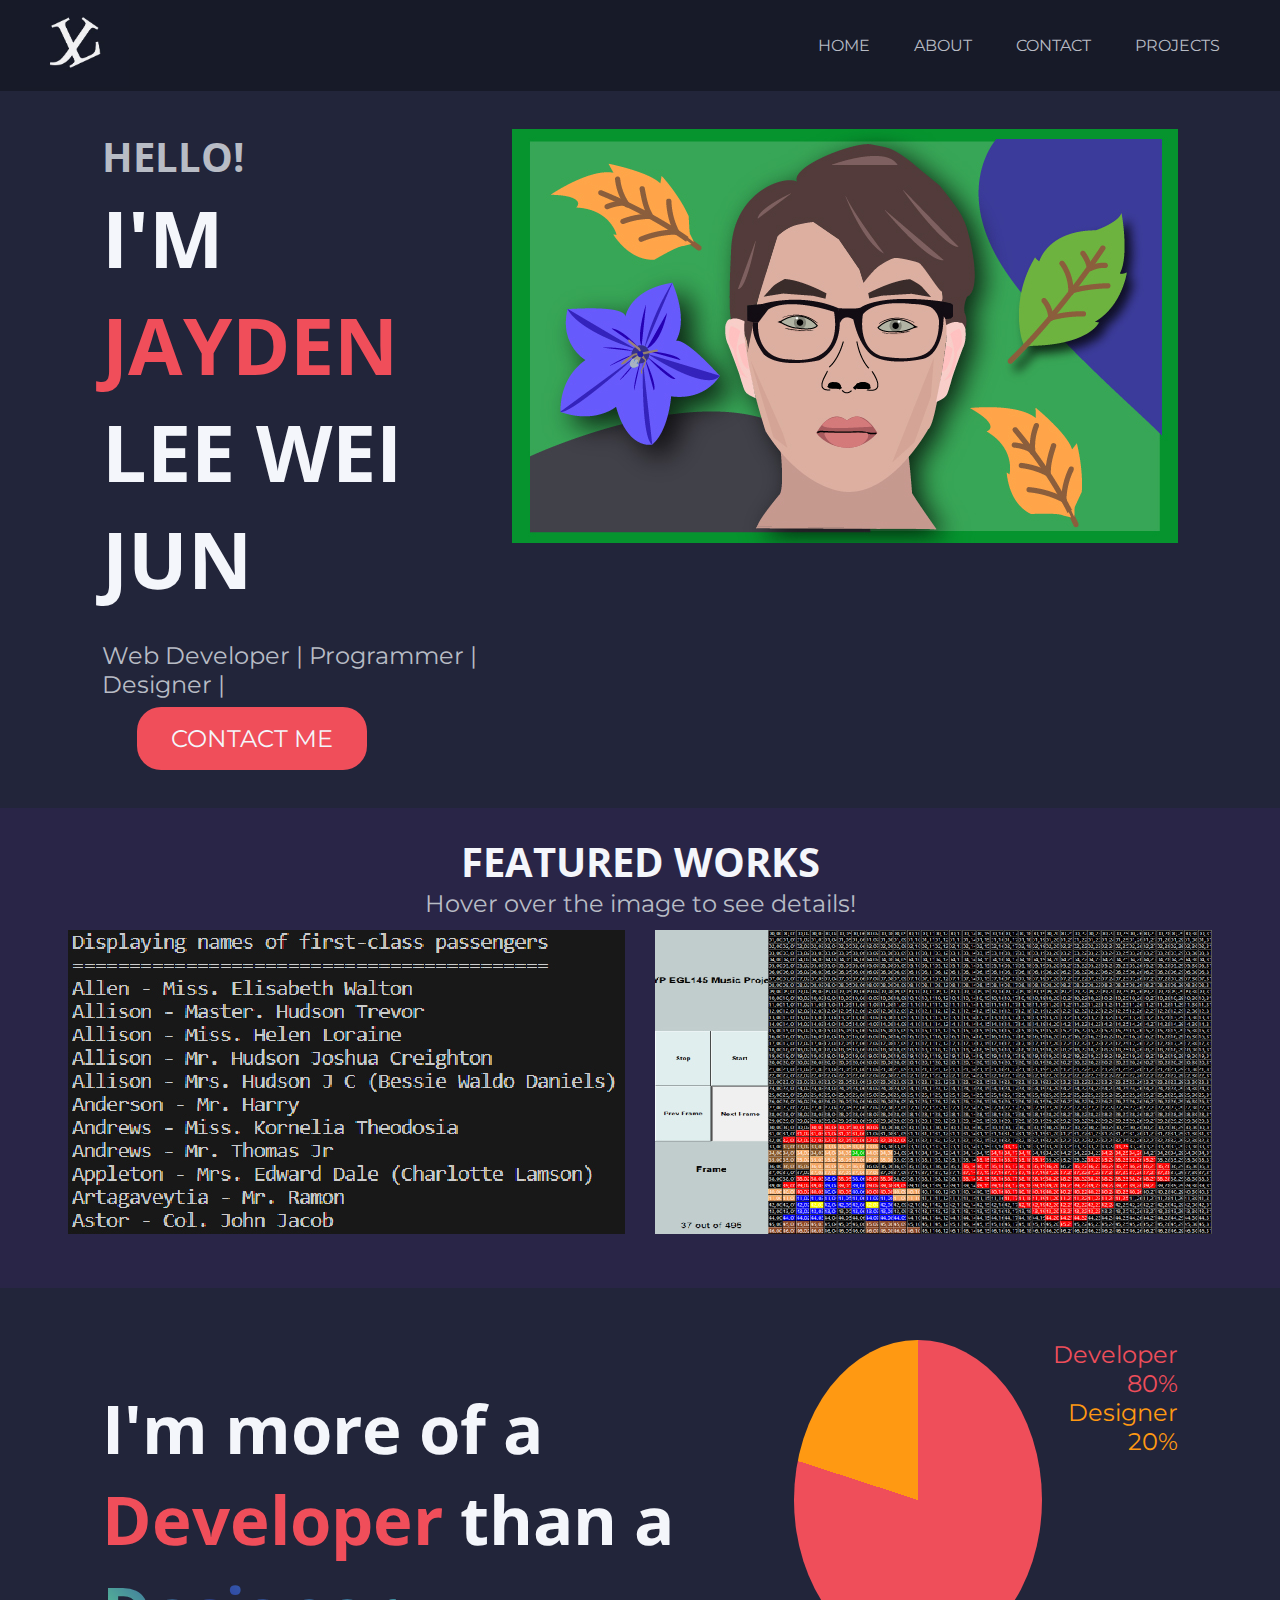
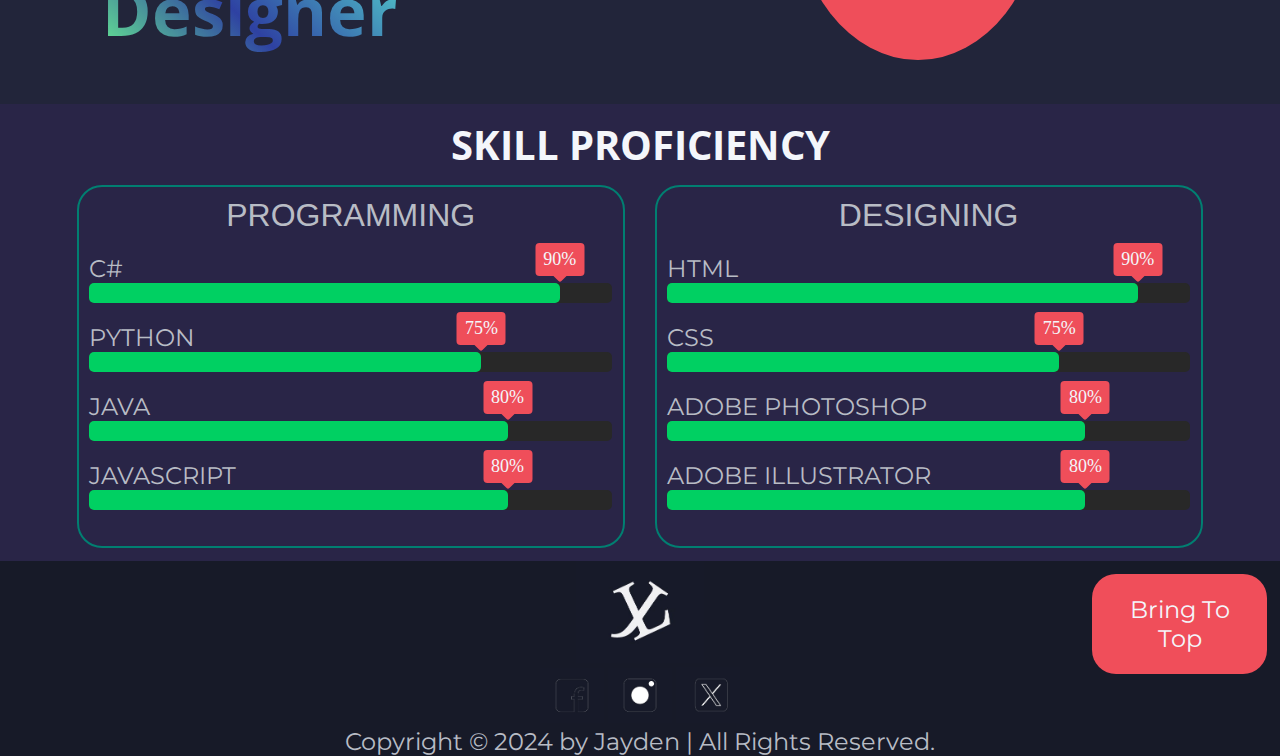
<file: index.html>
<!DOCTYPE html>
<html lang="en-us">
    <head>
        <meta charset="utf-8">
        <title>Home Page</title>
        <link rel="stylesheet" href="css files/index.css">
        <link rel="stylesheet" href="css files/styleguide.css">
        <link href='https://fonts.googleapis.com/css?family=Montserrat' rel='stylesheet'> <!--These are the fonts-->
        <link href='https://fonts.googleapis.com/css?family=Open Sans' rel='stylesheet'>
        <link href="https://fonts.cdnfonts.com/css/futura-std-4" rel="stylesheet">
    </head>

    <body>
        <!--Navigation Bar-->
        <nav class="navbar">
            <div class="navdiv">
                <div class="logo"><a href="index.html"><img src="Assets/Logos/L4_04_Jayden_232589C_Proj1-16.jpg" title="Go to Home Page" alt="Logo" width="35%" height="35%" ></a></div>
                <ul class="right-nav">
                    <li class="nav-item"><a class="nav-link" href="index.html">HOME</a></li>
                    <li class="nav-item"><a class="nav-link" href="about.html">ABOUT</a></li>
                    <li class="nav-item"><a class="nav-link" href="contact.html">CONTACT</a></li>
                    <li class="nav-item"><a class="nav-link" href="projects.html">PROJECTS</a></li>
                </ul>
            </div>
        </nav>


        <!--First Section with contact me button-->
        <div class="gridcontainer1">
            <div class="griditem item1">
                <span class="Headline2">HELLO!</span> <br>
                <span class="Headline1">
                    I'M 
                    <span class="Headline1" style="color: #F04E5A;">JAYDEN</span> <br> LEE WEI JUN <br>
                </span>

                <div class="Body1" style="margin-top: 7%;">
                    Web Developer  |  Programmer  |  Designer  |
                </div>
                <div class="buttondiv" style="padding-right: 110px; margin-top: 2%;">
                    <a href="contact.html"><button class="button" type="button">CONTACT ME</button></a>
                </div>

            </div>
            <div class="griditem item2">
                <img src="Assets/Project Pictures/L4_04_Jayden_232589C_Proj1-11.jpg" alt="Picture of Jayden">
            </div>
        </div>


        <!--Featured Works Section-->
        <div class="featuredworks">
            <div class="Headline2" style="padding-top: 2%; color: #F4F6FB;">FEATURED WORKS</div>
            <div class="Body1" style="color: #B8BCC5; margin-bottom: 1%;">Hover over the image to see details!</div>


            <div class="gridcontainer2">
                <div class="griditem item1">
                    <img src="Assets/Project Pictures/L4_04_Jayden_232589C_Proj1-09.jpg" alt="Search Algo Picture" class="blur">
                    <div class="content fade">
                        <span class="Headline2"><div class="underline">Search Algo</div></span>
                        <span class="Headline3">Python</span><br>
                        <span class="Body1" >This project, I created a search algorithm to sort
                            a Titanic dataset in excel.
                            The user can sort by certain
                            parameters to find a specific person in the dataset.
                        </span>
                        <div class="buttondiv" style="margin-top: 10px;">
                            <a href="projects.html"><button class="button" type="button">FIND OUT MORE</button></a>
                        </div>
                    </div>
                </div>


                <div class="griditem item2">
                    <img src="Assets/Project Pictures/L4_04_Jayden_232589C_Proj1-10.jpg" alt="Music Visualisation Picture" class="blur">
                    <div class="content fade">
                        <span class="Headline2"><div class="underline">Music Visualisation</div></span>
                        <span class="Headline3">Python</span><br>
                        <span class="Body1"> In this project, I had to pick a song and visualize it on a RGB
                            grid. I customized each cell 
                            to be a specific colour to 
                            produce a image to sync the frames with the lyrics.
                        </span>
                        <div class="buttondiv" style="margin-top: 10px;">
                            <a href="musicviz.html"><button class="button" type="button">FIND OUT MORE</button></a>
                        </div>
                    </div>
                </div>
            </div>
        </div>
        <!--Pie Chart (Use flex box)-->
        <div class="moreofdeveloperpart">
            <div class="Headline1" style="font-size: 50pt; padding-top: 4%;">
                I'm more of a <span style="color: #F04E5A;">Developer</span> than a <span class="rainbowtext">Designer</span>
            </div>
            <div class="piechart">
            </div>
            <div class="piechart-text">
                <span style="color: #EF4E5A;" class="Body1">Developer 80%</span><br>
                <span style="color: #FF9912;" class="Body1">Designer 20%</span>
            </div>
        </div>

        <!--Skills Section-->
        <div class="skills-section">
            <div class="Headline2" style=" padding-top: 1%;  color: #F4F6FB; text-align: center; padding-bottom: 1%;">SKILL PROFICIENCY</div>
            <div class="gridcontainer3">
                <div class="griditem item1">
                    <span class="Headline3" style="color: #B8BCC5;">PROGRAMMING</span>
                    <div class="skills">
                        <div class="skill">
                            <div class="skill-name">C#</div>
                            <div class="skill-bar">
                                <div class="skill-per" per="90%" style="max-width: 90%;"></div>
                            </div>
                        </div>
                        
                        <div class="skill">
                            <div class="skill-name">PYTHON</div>
                            <div class="skill-bar">
                                <div class="skill-per" per="75%" style="max-width: 75%;"></div>
                            </div>
                        </div>

                        <div class="skill">
                            <div class="skill-name">JAVA</div>
                            <div class="skill-bar">
                                <div class="skill-per" per="80%" style="max-width: 80%;"></div>
                            </div>
                        </div>

                        <div class="skill">
                            <div class="skill-name">JAVASCRIPT</div>
                            <div class="skill-bar">
                                <div class="skill-per" per="80%" style="max-width: 80%;"></div>
                            </div>
                        </div>
                    </div>
                </div>
                <div class="griditem item2">   
                    <span class="Headline3" style="color: #B8BCC5;">DESIGNING</span>
                    <div class="skills">
                        <div class="skill">
                            <div class="skill-name">HTML</div>
                            <div class="skill-bar">
                                <div class="skill-per" per="90%" style="max-width: 90%;"></div>
                            </div>
                        </div>
                        
                        <div class="skill">
                            <div class="skill-name">CSS</div>
                            <div class="skill-bar">
                                <div class="skill-per" per="75%" style="max-width: 75%;"></div>
                            </div>
                        </div>

                        <div class="skill">
                            <div class="skill-name">ADOBE PHOTOSHOP</div>
                            <div class="skill-bar">
                                <div class="skill-per" per="80%" style="max-width: 80%;"></div>
                            </div>
                        </div>

                        <div class="skill">
                            <div class="skill-name">ADOBE ILLUSTRATOR</div>
                            <div class="skill-bar">
                                <div class="skill-per" per="80%" style="max-width: 80%;"></div>
                            </div>
                        </div>
                    </div>
                </div>
            </div>
        </div>

        <!--Footer Section-->
        <footer>
            <div class="top-footer-wrapper">
                <a href="index.html"><img src="Assets/Logos/L4_04_Jayden_232589C_Proj1-16.jpg" title="Go to Home Page" alt="Logo" width="10%" height="10%"></a>
                <a href="index.html" style="text-decoration: none;"><button style="width: 175px; height: 100px; position: absolute;right: 0px; margin: 1%;" class="button">Bring To Top</button></a>
            </div>
            <div class="social-media">
                <a href="https://facebook.com/"><img src="Assets/Icons/L4_04_Jayden_232589C_Proj1-12.jpg" title="Go to Home Page" alt="Logo" width="5%" height="50%"></a>
                <a href="https://instagram.com/"><img src="Assets/Icons/L4_04_Jayden_232589C_Proj1-13.jpg" title="Go to Home Page" alt="Logo" width="5%" height="50%"></a>
                <a href="https://x.com/"><img src="Assets/Icons/L4_04_Jayden_232589C_Proj1-15.jpg" title="Go to Home Page" alt="Logo" width="5%" height="50%"></a>
            </div>
            <div class="Body1">
                Copyright © 2024 by Jayden | All Rights Reserved.
            </div>
        </footer>
    </body>
</html>
</file>
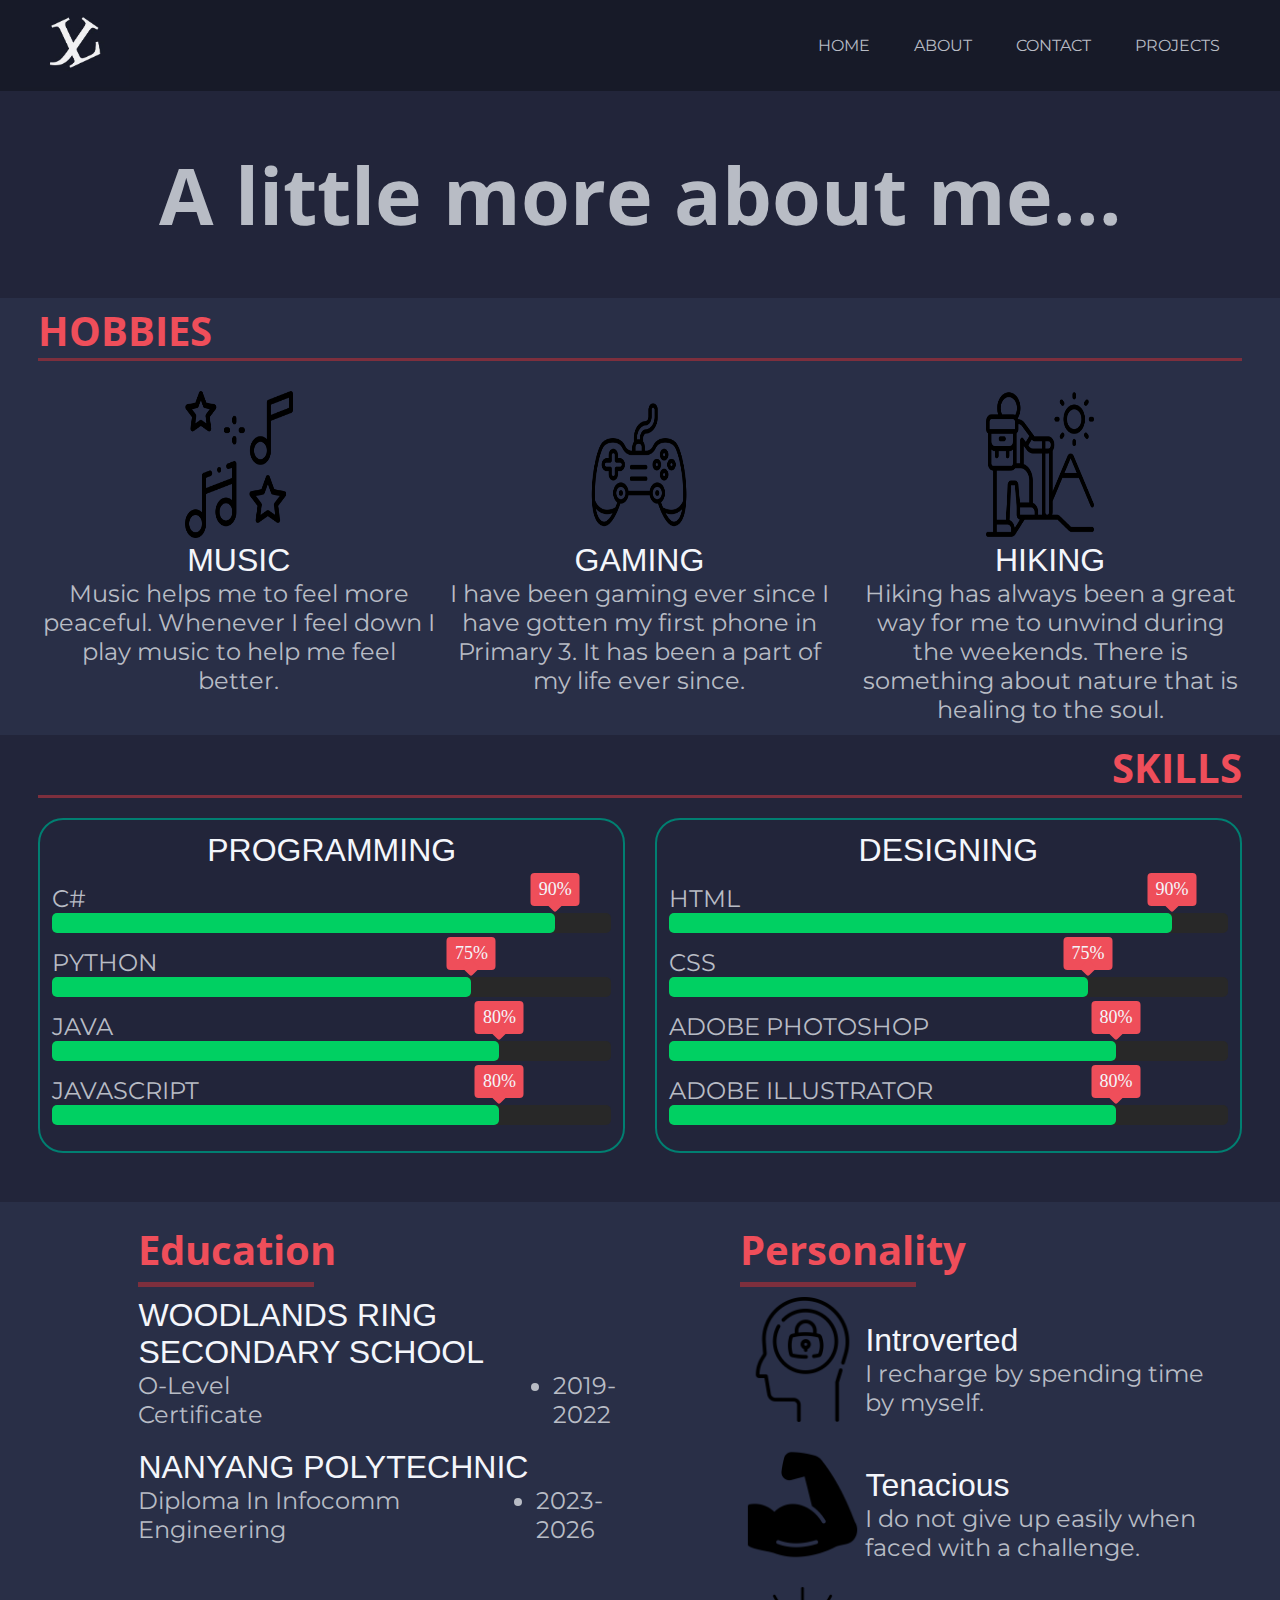
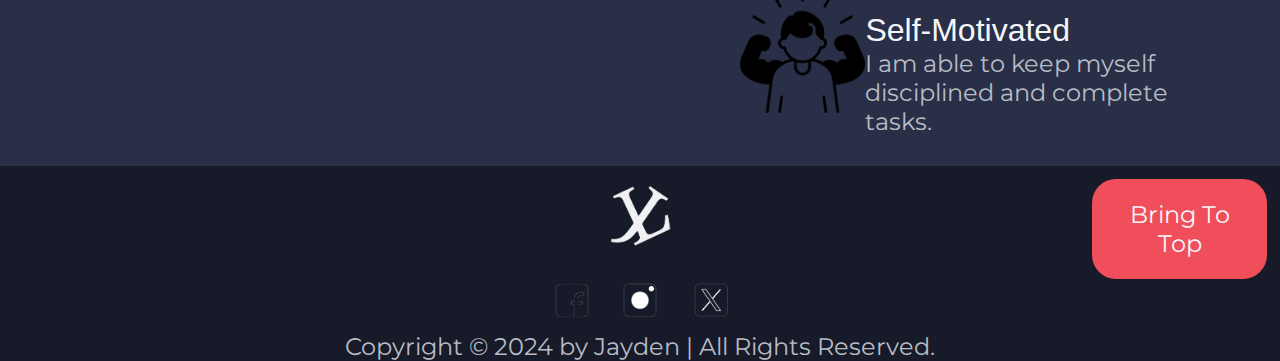
<file: about.html>
<!DOCTYPE html>
<html lang="en-us">
    <head>
        <meta charset="utf-8">
        <title>About Page</title>
        <link rel="stylesheet" href="css files/about.css">
        <link rel="stylesheet" href="css files/styleguide.css">
        <link href='https://fonts.googleapis.com/css?family=Montserrat' rel='stylesheet'> <!--These are the fonts--> <!--You need wifi for the fonts to load-->
        <link href='https://fonts.googleapis.com/css?family=Open Sans' rel='stylesheet'>
        <link href="https://fonts.cdnfonts.com/css/futura-std-4" rel="stylesheet">
    </head>

    <body>
        <!--Navigation Bar-->
        <nav class="navbar">
            <div class="navdiv">
                <div class="logo"><a href="index.html"><img src="Assets/Logos/L4_04_Jayden_232589C_Proj1-16.jpg" title="Go to Home Page" alt="Logo" width="35%" height="35%"></a></div>
                <ul class="right-nav">
                    <li class="nav-item"><a class="nav-link" href="index.html">HOME</a></li>
                    <li class="nav-item"><a class="nav-link" href="about.html">ABOUT</a></li>
                    <li class="nav-item"><a class="nav-link" href="contact.html">CONTACT</a></li>
                    <li class="nav-item"><a class="nav-link" href="projects.html">PROJECTS</a></li>
                </ul>
            </div>
        </nav>

        <!--Big title part-->
        <div class="Headline1" style="text-align: center; color: #B8BCC5; margin-top: 50px; margin-bottom: 50px;">A little more about me...</div>
        
        <!--Hobbies Section-->
        <section class="hobbies">
            <div>
                <div class="Headline2" style="color: #EF4E5A;">HOBBIES</div>
                <hr>
            </div>

            <div class="container">
                <!--Creates a hobbie section-->
                <div class="hobbiesection">
                    <img src="Assets/About Us Page Icons/musical-notes.png" alt="Music Notes Icon">
                    <div class="hobbiecontent">
                        <span class="Headline3">MUSIC</span>
                        <span class="Body1">Music helps me to feel more peaceful. Whenever I feel down I play music to help me feel better.</span>
                    </div>
                </div>

                <div class="hobbiesection">
                    <img src="Assets/About Us Page Icons/joystick_13426023.png" alt="Joystick Icon">
                    <div class="hobbiecontent">
                        <span class="Headline3">GAMING</span>
                        <span class="Body1">I have been gaming ever since I have gotten my first phone in Primary 3. It has been a part of my life ever since.</span>
                    </div>
                </div>

                <div class="hobbiesection">
                    <img src="Assets/About Us Page Icons/hiking.png" alt="Hiking Icon">
                    <div class="hobbiecontent" style="padding-left: 20px;">
                        <span class="Headline3">HIKING</span>
                        <span class="Body1">Hiking has always been a great way for me to unwind during the weekends. There is something about nature that is healing to the soul.</span>
                    </div>
                </div>
            </div>
        </section>

        <!--Skills Section-->
        <section class="skills">
            <div style="text-align: right;">
                <div class="Headline2" style="color: #EF4E5A;">SKILLS</div>
                <hr>
            </div>


            <div class="skills-section" style="padding-top: 20px;">
                <div class="gridcontainer3">
                    <div class="griditem item1">
                        <span class="Headline3" style="color: #F4F6FB;">PROGRAMMING</span>
                        <div class="skills1">
                            <div class="skill">
                                <div class="skill-name">C#</div>
                                <div class="skill-bar">
                                    <div class="skill-per" per="90%" style="max-width: 90%;"></div>
                                </div>
                            </div>
                            
                            <div class="skill">
                                <div class="skill-name">PYTHON</div>
                                <div class="skill-bar">
                                    <div class="skill-per" per="75%" style="max-width: 75%;"></div>
                                </div>
                            </div>

                            <div class="skill">
                                <div class="skill-name">JAVA</div>
                                <div class="skill-bar">
                                    <div class="skill-per" per="80%" style="max-width: 80%;"></div>
                                </div>
                            </div>

                            <div class="skill">
                                <div class="skill-name">JAVASCRIPT</div>
                                <div class="skill-bar">
                                    <div class="skill-per" per="80%" style="max-width: 80%;"></div>
                                </div>
                            </div>
                        </div>
                    </div>
                    <div class="griditem item2">   
                        <span class="Headline3" style="color: #F4F6FB;">DESIGNING</span>
                        <div class="skills1">
                            <div class="skill">
                                <div class="skill-name">HTML</div>
                                <div class="skill-bar">
                                    <div class="skill-per" per="90%" style="max-width: 90%;"></div>
                                </div>
                            </div>
                            
                            <div class="skill">
                                <div class="skill-name">CSS</div>
                                <div class="skill-bar">
                                    <div class="skill-per" per="75%" style="max-width: 75%;"></div>
                                </div>
                            </div>

                            <div class="skill">
                                <div class="skill-name">ADOBE PHOTOSHOP</div>
                                <div class="skill-bar">
                                    <div class="skill-per" per="80%" style="max-width: 80%;"></div>
                                </div>
                            </div>

                            <div class="skill">
                                <div class="skill-name">ADOBE ILLUSTRATOR</div>
                                <div class="skill-bar">
                                    <div class="skill-per" per="80%" style="max-width: 80%;"></div>
                                </div>
                            </div>
                        </div>
                    </div>
                </div>
            </div>
        </section>

        <!--Education And Personality Section-->

        <section class="E-and-P">

            <div class="Education">
                <div class="Headline2 underline" style="color: #EF4E5A;">Education</div>
                <div class="content">
                    <div class="school">
                        <div class="Headline3">WOODLANDS RING SECONDARY SCHOOL</div>

                    </div>
                    <div class="details" style="gap: 255px;">
                        <div class="Body1">O-Level Certificate</div>
                        <div class="Body1"><ul style="list-style-type:disc"><li>2019-2022</li></ul></div>
                    </div>
                </div>
                <div class="content">
                    <div class="school">
                        <div class="Headline3">NANYANG POLYTECHNIC</div>

                    </div>
                    <div class="details">
                        <div class="Body1" style="padding-right: 55px;">Diploma In Infocomm Engineering</div>
                        <div class="Body1"><ul style="list-style-type:disc"><li>2023-2026</li></ul></div>
                    </div>
                </div>
                
            </div>

            <div class="Personality">
                <div class="Headline2 underline" style="color: #EF4E5A;">Personality</div>
                <div class="content-wrapper">
                    <!--Introvert-->
                    <div class="content">
                        <img src="Assets/About Us Page Icons/introvert.png" alt="introvert png" width="25%" height="25%">
                        <div class="details-wrapper">
                            <div class="Headline3">Introverted</div>
                            <div class="Body1">I recharge by spending time by myself.</div>
                        </div>
                    </div>
                    <!--Tenacious-->
                    <div class="content">
                        <img src="Assets/About Us Page Icons/arm-muscle.png" alt="introvert png" width="25%" height="25%">
                        <div class="details-wrapper">
                            <div class="Headline3">Tenacious</div>
                            <div class="Body1">I do not give up easily when faced with a challenge.</div>
                        </div>
                    </div>
                    <!--Self-Motivated-->
                    <div class="content">
                        <img src="Assets/About Us Page Icons/self-confidence.png" alt="introvert png" width="25%" height="25%">
                        <div class="details-wrapper">
                            <div class="Headline3">Self-Motivated</div>
                            <div class="Body1">I am able to keep myself disciplined and complete tasks.</div>
                        </div>
                    </div>
                </div>
            </div>
        </section>

        <!--Education and Personality Section ends-->

        <!--Footer starts-->

        <footer>
            <div class="top-footer-wrapper">
                <a href="index.html"><img src="Assets/Logos/L4_04_Jayden_232589C_Proj1-16.jpg" title="Go to Home Page" alt="Logo" width="10%" height="10%"></a>
                <a href="about.html" style="text-decoration: none;"><button style="width: 175px; height: 100px; position: absolute;right: 0px; margin: 1%;" class="button">Bring To Top</button></a>
            </div>
            <div class="social-media">
                <a href="https://facebook.com/"><img src="Assets/Icons/L4_04_Jayden_232589C_Proj1-12.jpg" title="Go to Home Page" alt="Logo" width="5%" height="50%"></a>
                <a href="https://instagram.com/"><img src="Assets/Icons/L4_04_Jayden_232589C_Proj1-13.jpg" title="Go to Home Page" alt="Logo" width="5%" height="50%"></a>
                <a href="https://x.com/"><img src="Assets/Icons/L4_04_Jayden_232589C_Proj1-15.jpg" title="Go to Home Page" alt="Logo" width="5%" height="50%"></a>
            </div>
            <div class="Body1">
                Copyright © 2024 by Jayden | All Rights Reserved.
            </div>
        </footer>
    </body>
</html>
</file>
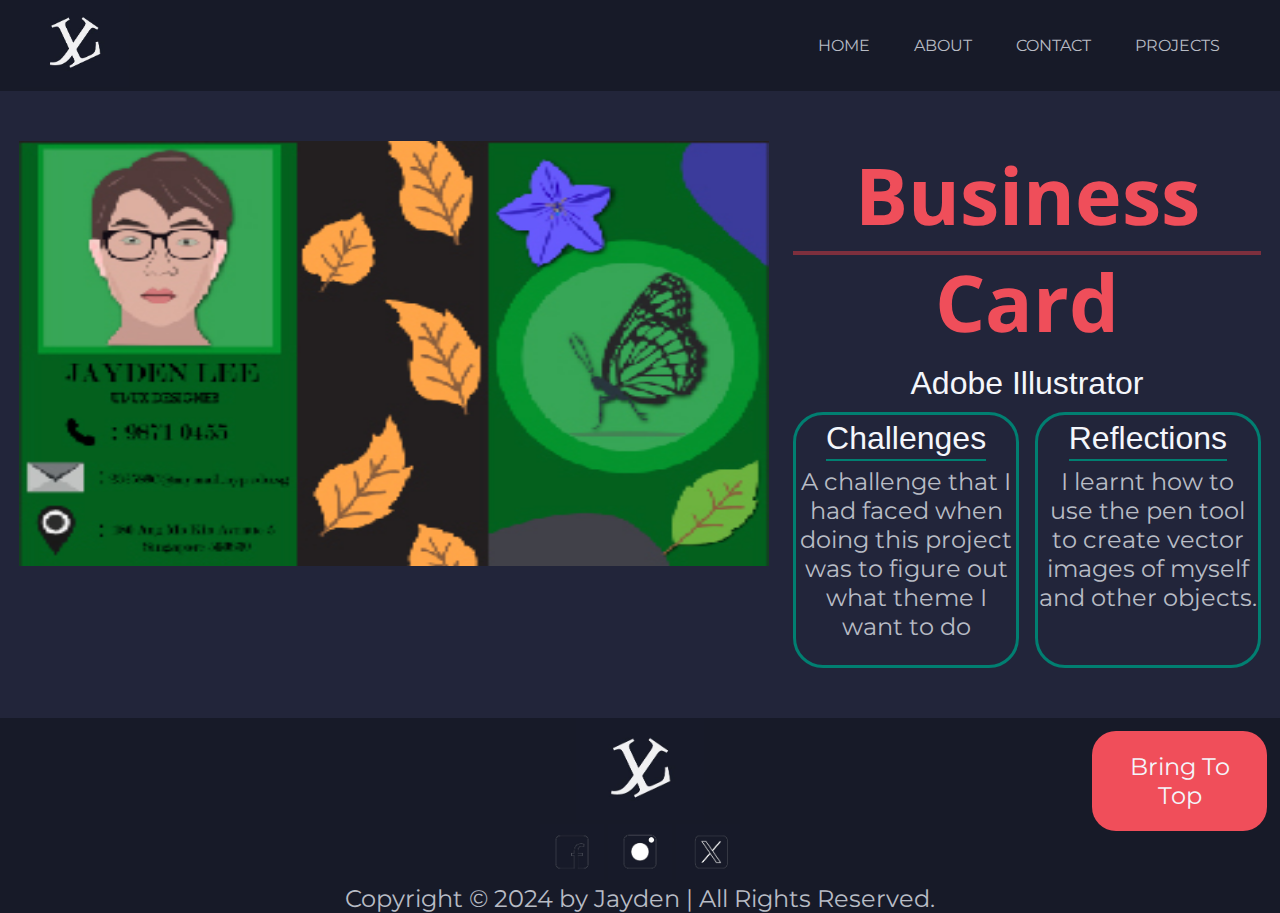
<file: businesscard.html>
<!DOCTYPE html>
<html lang="en-us">
    <head>
        <meta charset="utf-8">
        <title>E-Business Card Page</title>
        <link rel="stylesheet" href="css files/card.css">
        <link rel="stylesheet" href="css files/styleguide.css">
        <link href='https://fonts.googleapis.com/css?family=Montserrat' rel='stylesheet'> <!--These are the fonts-->
        <link href='https://fonts.googleapis.com/css?family=Open Sans' rel='stylesheet'>
        <link href="https://fonts.cdnfonts.com/css/futura-std-4" rel="stylesheet">
    </head>

    <body>
        <!--Navigation Bar-->
        <nav class="navbar">
            <div class="navdiv">
                <div class="logo"><a href="index.html"><img src="Assets/Logos/L4_04_Jayden_232589C_Proj1-16.jpg" title="Go to Home Page" alt="Logo" width="35%" height="35%"></a></div>
                <ul class="right-nav">
                    <li class="nav-item"><a class="nav-link" href="index.html">HOME</a></li>
                    <li class="nav-item"><a class="nav-link" href="about.html">ABOUT</a></li>
                    <li class="nav-item"><a class="nav-link" href="contact.html">CONTACT</a></li>
                    <li class="nav-item"><a class="nav-link" href="projects.html">PROJECTS</a></li>
                </ul>
            </div>
        </nav>
        
        
        <section class="wrapper">
            <div class="video">
                <img src="Assets/Project Pictures/L4_04_Jayden_232589C_Proj1-08.jpg" alt="picture" width="750px" height="425px">
            </div>
            <div class="content underline">
                <div class="Headline1" style="color: #EF4E5A;">
                    Business Card
                </div>
                <div class="Headline3" style="padding-top: 10px ; padding-bottom: 10px;">
                    Adobe Illustrator
                </div>
                <div class="details-wrapper">
                    <div class="Challenges">
                        <span class="Headline3 underline1">Challenges</span>
                        <div class="Body1" style="padding-top: 10px;">A challenge that I had faced when doing this project was to figure out what theme I want to do</div>
                    </div>
                    <div class="Reflections">   
                        <span class="Headline3 underline1">Reflections</span>
                        <div class="Body1" style="padding-top: 10px;">I learnt how to use the pen tool to create vector images of myself and other objects.</div>
                    </div>
                </div>
            </div>
        </section>


        <!--Footer Section-->
        <footer>
            <div class="top-footer-wrapper">
                <a href="index.html"><img src="Assets/Logos/L4_04_Jayden_232589C_Proj1-16.jpg" title="Go to Home Page" alt="Logo" width="10%" height="10%"></a>
                <a href="businesscard.html" style="text-decoration: none;"><button style="width: 175px; height: 100px; position: absolute;right: 0px; margin: 1%;" class="button">Bring To Top</button></a>
            </div>
            <div class="social-media">
                <a href="https://facebook.com/"><img src="Assets/Icons/L4_04_Jayden_232589C_Proj1-12.jpg" title="Go to Home Page" alt="Logo" width="5%" height="50%"></a>
                <a href="https://instagram.com/"><img src="Assets/Icons/L4_04_Jayden_232589C_Proj1-13.jpg" title="Go to Home Page" alt="Logo" width="5%" height="50%"></a>
                <a href="https://x.com/"><img src="Assets/Icons/L4_04_Jayden_232589C_Proj1-15.jpg" title="Go to Home Page" alt="Logo" width="5%" height="50%"></a>
            </div>
            <div class="Body1">
                Copyright © 2024 by Jayden | All Rights Reserved.
            </div>
        </footer>
        
    </body>



</html>
</file>
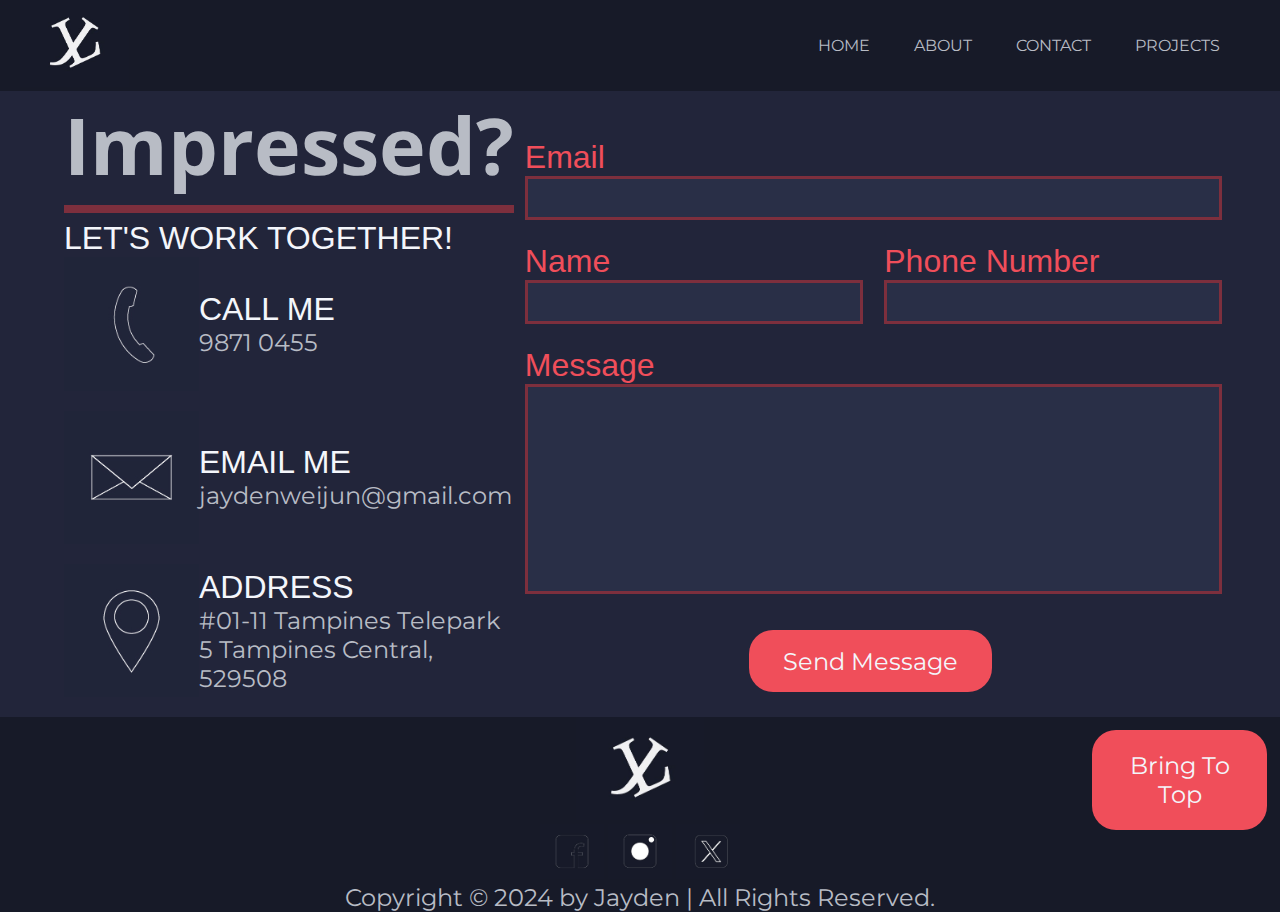
<file: contact.html>
<!DOCTYPE html>
<html lang="en-us">
    <head>
        <meta charset="utf-8">
        <title>Contact Page</title>
        <link rel="stylesheet" href="css files/contact.css">
        <link rel="stylesheet" href="css files/styleguide.css">
        <link href='https://fonts.googleapis.com/css?family=Montserrat' rel='stylesheet'> <!--These are the fonts-->
        <link href='https://fonts.googleapis.com/css?family=Open Sans' rel='stylesheet'>
        <link href="https://fonts.cdnfonts.com/css/futura-std-4" rel="stylesheet">
    </head>

    <body>

        <!--Navigation Bar-->
        <nav class="navbar">
            <div class="navdiv">
                <div class="logo"><a href="index.html"><img src="Assets/Logos/L4_04_Jayden_232589C_Proj1-16.jpg" title="Go to Home Page" alt="Logo" width="35%" height="35%"></a></div>
                <ul class="right-nav">
                    <li class="nav-item"><a class="nav-link" href="index.html">HOME</a></li>
                    <li class="nav-item"><a class="nav-link" href="about.html">ABOUT</a></li>
                    <li class="nav-item"><a class="nav-link" href="contact.html">CONTACT</a></li>
                    <li class="nav-item"><a class="nav-link" href="projects.html">PROJECTS</a></li>
                </ul>
            </div>
        </nav>

        <div class="container">
            <div class="row">
                <!--Left Section Starts-->
                <section class="col left">
                    <span class="Headline1"><div class="underline">Impressed?</div></span>
                    <p class="Headline3" style="margin-top: 5%;">LET'S WORK TOGETHER!</p>


                    <!--Contact Info Starts-->
                    <div class="contactInfo">
                        <div class="iconGroup" style="margin: 0%;">
                            <img src="Assets/Icons/L4_04_Jayden_232589C_Proj1-06.jpg" alt="Phone Icon" width="30%" height="30%">
                            <div class="details">
                                <span class="Headline3">CALL ME</span>
                                <span class="Body1">9871 0455</span>
                            </div>
                        </div>

                        <div class="iconGroup">
                            <img src="Assets/Icons/L4_04_Jayden_232589C_Proj1-07.jpg" alt="Email Icon" width="30%" height="30%">
                            <div class="details">
                                <span class="Headline3">EMAIL ME</span>
                                <span class="Body1">jaydenweijun@gmail.com</span>
                            </div>
                        </div>

                        <div class="iconGroup">
                            <img src="Assets/Icons/L4_04_Jayden_232589C_Proj1-08.jpg" alt="Location Icon" width="30%" height="30%">
                            <div class="details">
                                <span class="Headline3">ADDRESS</span>
                                <span class="Body1">#01-11 Tampines Telepark 5 Tampines Central, 529508</span>
                            </div>
                        </div>
                    </div>
                    <!--Contact Info Ends-->

                </section>
                <!--Left Section Ends-->

                <section class="col right">
                    <!--Form Starts-->
                    <form class="messageForm" method="post" action="https://jkorpela.fi/cgi-bin/echo.cgi">

                        <div class="inputGroup fullWidth">
                            <label class="Headline3" style="color: #F04E5A;">Email</label>  
                            <input type="email" name="Email" required="required">
                        </div>


                        <div class="inputGroup halfWidth">
                            <label class="Headline3" style="color: #F04E5A;">Name</label>    
                            <input type="text" name="Name" required="required">
                        </div>

                        <div class="inputGroup halfWidth">
                            <label class="Headline3" style="color: #F04E5A;">Phone Number</label>    
                            <input type="text" name="Phone Number" required="required"
                            oninput="this.value = this.value.replace(/[^0-9]/g, '')"
                            > <!--oninput makes it so that only numbers will be inputted-->
                        </div>

                        <div class="inputGroup fullWidth">
                            <label class="Headline3" style="color: #F04E5A;">Message</label>    
                            <textarea required="required" name="Message"></textarea> <!--?-->
                        </div>

                        <div class="inputGroup fullWidth" style="text-align: center;">
                            <button type="submit" class="button">Send Message</button>
                        </div>

                    </form>
                    <!--Form Ends-->
                </section>
            </div>
        </div>

        <!--Footer Section-->
        <footer>
            <div class="top-footer-wrapper">
                <a href="index.html"><img src="Assets/Logos/L4_04_Jayden_232589C_Proj1-16.jpg" title="Go to Home Page" alt="Logo" width="10%" height="10%"></a>
                <a href="contact.html" style="text-decoration: none;"><button style="width: 175px; height: 100px; position: absolute;right: 0px; margin: 1%;" class="button">Bring To Top</button></a>
            </div>
            <div class="social-media">
                <a href="https://facebook.com/"><img src="Assets/Icons/L4_04_Jayden_232589C_Proj1-12.jpg" title="Go to Home Page" alt="Logo" width="5%" height="50%"></a>
                <a href="https://instagram.com/"><img src="Assets/Icons/L4_04_Jayden_232589C_Proj1-13.jpg" title="Go to Home Page" alt="Logo" width="5%" height="50%"></a>
                <a href="https://x.com/"><img src="Assets/Icons/L4_04_Jayden_232589C_Proj1-15.jpg" title="Go to Home Page" alt="Logo" width="5%" height="50%"></a>
            </div>
            <div class="Body1">
                Copyright © 2024 by Jayden | All Rights Reserved.
            </div>
        </footer>
    </body>

</html>
</file>
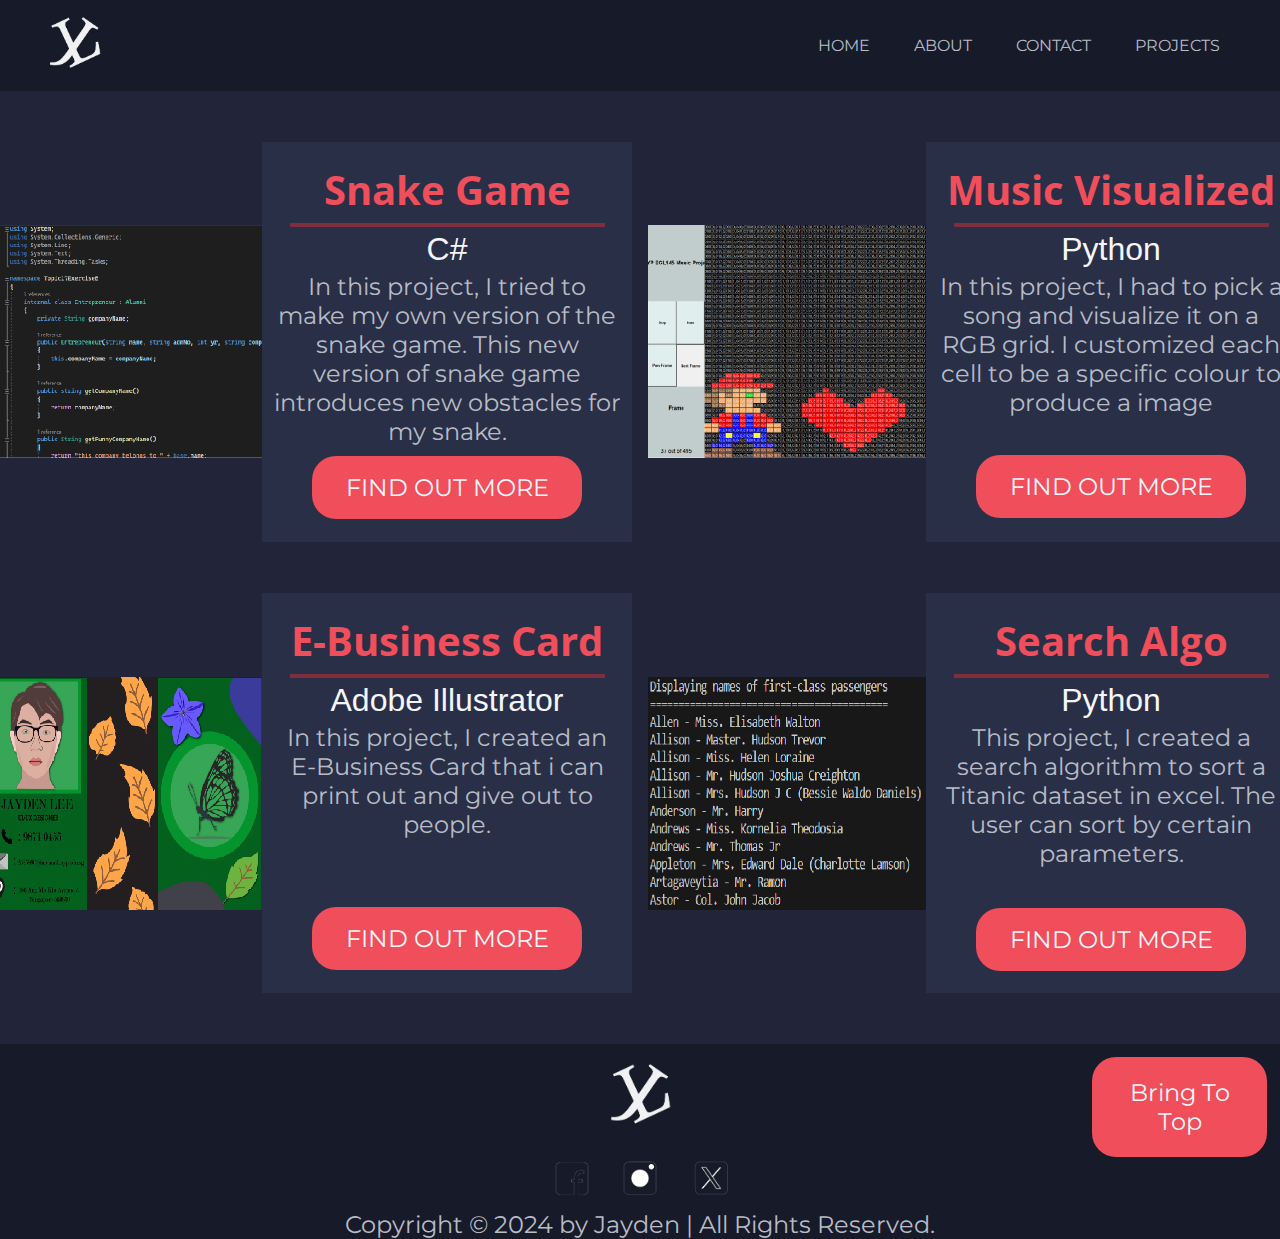
<file: projects.html>
<!DOCTYPE html>
<html lang="en-us">
    <head>
        <meta charset="utf-8">
        <title>Projects Page</title>
        <link rel="stylesheet" href="css files/projects.css">
        <link rel="stylesheet" href="css files/styleguide.css">
        <link href='https://fonts.googleapis.com/css?family=Montserrat' rel='stylesheet'> <!--These are the fonts-->
        <link href='https://fonts.googleapis.com/css?family=Open Sans' rel='stylesheet'>
        <link href="https://fonts.cdnfonts.com/css/futura-std-4" rel="stylesheet">
    </head>

    <body>
        <!--Navigation Bar-->
        <nav class="navbar">
            <div class="navdiv">
                <div class="logo"><a href="index.html"><img src="Assets/Logos/L4_04_Jayden_232589C_Proj1-16.jpg" title="Go to Home Page" alt="Logo" width="35%" height="35%"></a></div>
                <ul class="right-nav">
                    <li class="nav-item"><a class="nav-link" href="index.html">HOME</a></li>
                    <li class="nav-item"><a class="nav-link" href="about.html">ABOUT</a></li>
                    <li class="nav-item"><a class="nav-link" href="contact.html">CONTACT</a></li>
                    <li class="nav-item"><a class="nav-link" href="projects.html">PROJECTS</a></li>
                </ul>
            </div>
        </nav>

        <!--1st Row-->
        <section class="firstrow">
            <div class="content-wrapper">
                <div class="content">
                    <img src="Assets/Project Pictures/L4_04_Jayden_232589C_Proj1-07.jpg" alt="Snake Game Picture">
                    <div class="details">
                        <span class="Headline2" style="color: #EF4E5A;"><div class="underline">Snake Game</div></span>
                        <span class="Headline3">C#</span><br>
                        <span class="Body1" >In this project, I tried to make my own version of the snake game. This new version of snake game
                            introduces new obstacles for my snake.
                        </span>
                        <div class="buttondiv">
                            <a href="snakegame.html"><button class="button" type="button">FIND OUT MORE</button></a>
                        </div>
                    </div>
                </div>
            </div>

            <div class="content-wrapper">
                <div class="content">
                    <img src="Assets/Project Pictures/L4_04_Jayden_232589C_Proj1-05.jpg" alt="Music Visualization Picture">
                    <div class="details">
                        <span class="Headline2" style="color: #EF4E5A;"><div class="underline">Music Visualized</div></span>
                        <span class="Headline3">Python</span><br>
                        <span class="Body1" >In this project, I had to pick a song and visualize it on a RGB grid. I customized each
                            cell to be a specific colour to produce a image
                        </span>
                        <div class="buttondiv" style="margin-top: 38px;">
                            <a href="musicviz.html"><button class="button" type="button">FIND OUT MORE</button></a>
                        </div>    
                    </div>
                </div>
            </div>
        </section>
        <!--2nd Row-->
        <section class="secondrow">
            <div class="content-wrapper">
                <div class="content">
                    <img src="Assets/Project Pictures/L4_04_Jayden_232589C_Proj1-08.jpg" alt="E-Business Card Picture">
                    <div class="details">
                        <span class="Headline2" style="color: #EF4E5A;"><div class="underline">E-Business Card</div></span>
                        <span class="Headline3">Adobe Illustrator</span><br>
                        <span class="Body1" >In this project, I created
                            an E-Business Card that i can print out and give out to people.
                        </span>
                        <div class="buttondiv" style="margin-top: 68px;">
                            <a href="businesscard.html"><button class="button" type="button">FIND OUT MORE</button></a>
                        </div>
                    </div>
                </div>
            </div>

            <div class="content-wrapper">
                <div class="content">
                    <img src="Assets/Project Pictures/L4_04_Jayden_232589C_Proj1-09.jpg" alt="Search Algo Picture" width="278px" height="233px">
                    <div class="details" >
                        <span class="Headline2" style="color: #EF4E5A;"><div class="underline">Search Algo</div></span>
                        <span class="Headline3">Python</span><br>
                        <span class="Body1" >This project, I created a search algorithm to sort
                            a Titanic dataset in excel.
                            The user can sort by certain
                            parameters.
                        </span>
                        <div class="buttondiv" style="margin-top: 40px;">
                            <a href="searchalgo.html"><button class="button" type="button">FIND OUT MORE</button></a>
                        </div>
                    </div>
                </div>
            </div>
        </section>

        <!--Footer Section-->
        <footer>
            <div class="top-footer-wrapper">
                <a href="index.html"><img src="Assets/Logos/L4_04_Jayden_232589C_Proj1-16.jpg" title="Go to Home Page" alt="Logo" width="10%" height="10%"></a>
                <a href="projects.html" style="text-decoration: none;"><button style="width: 175px; height: 100px; position: absolute;right: 0px; margin: 1%;" class="button">Bring To Top</button></a>
            </div>
            <div class="social-media">
                <a href="https://facebook.com/"><img src="Assets/Icons/L4_04_Jayden_232589C_Proj1-12.jpg" title="Go to Home Page" alt="Logo" width="5%" height="50%"></a>
                <a href="https://instagram.com/"><img src="Assets/Icons/L4_04_Jayden_232589C_Proj1-13.jpg" title="Go to Home Page" alt="Logo" width="5%" height="50%"></a>
                <a href="https://x.com/"><img src="Assets/Icons/L4_04_Jayden_232589C_Proj1-15.jpg" title="Go to Home Page" alt="Logo" width="5%" height="50%"></a>
            </div>
            <div class="Body1">
                Copyright © 2024 by Jayden | All Rights Reserved.
            </div>
        </footer>
    </body>
</html>
</file>
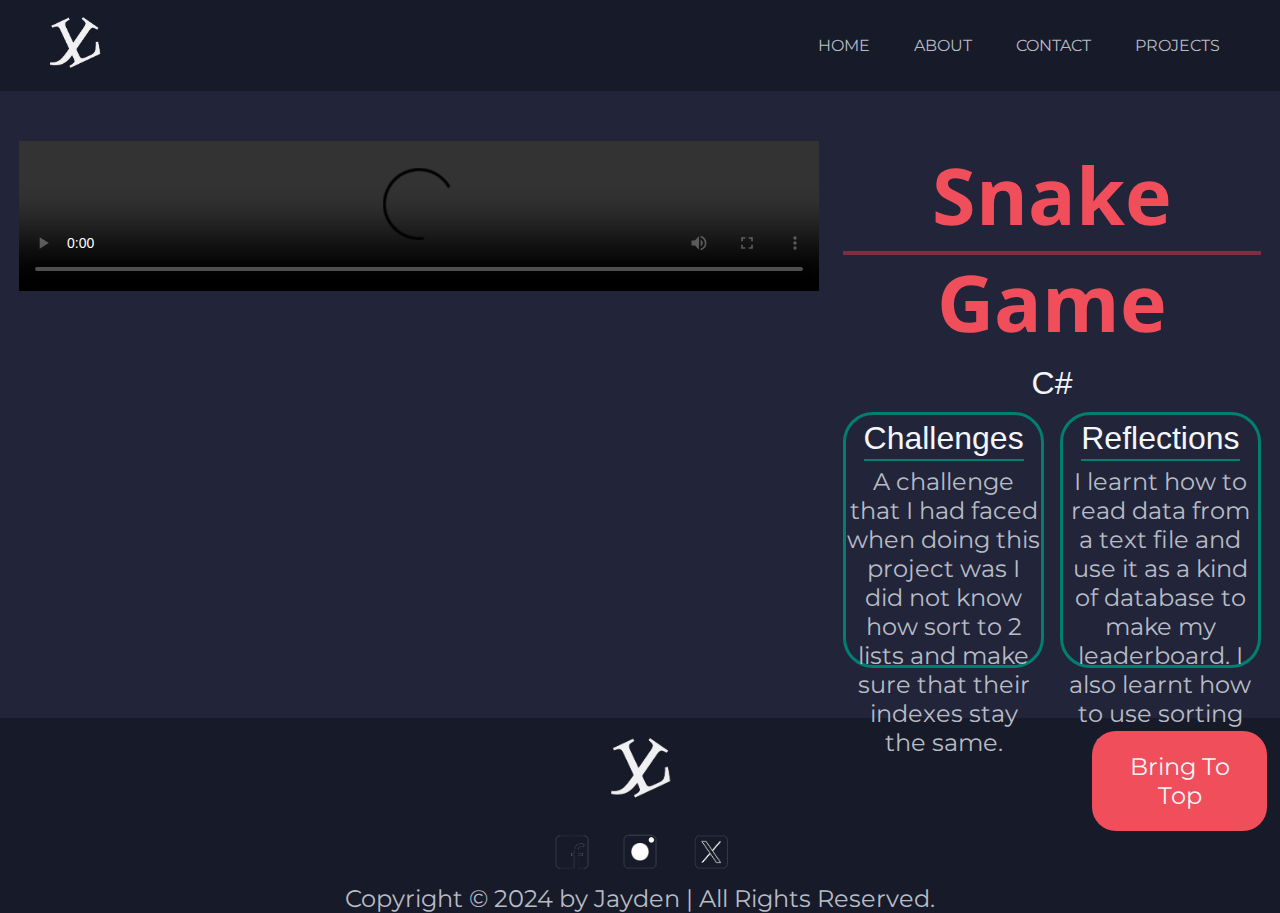
<file: snakegame.html>
<!DOCTYPE html>
<html lang="en-us">
    <head>
        <meta charset="utf-8">
        <title>Snake Game Page</title>
        <link rel="stylesheet" href="css files/snakegame.css">
        <link rel="stylesheet" href="css files/styleguide.css">
        <link href='https://fonts.googleapis.com/css?family=Montserrat' rel='stylesheet'> <!--These are the fonts-->
        <link href='https://fonts.googleapis.com/css?family=Open Sans' rel='stylesheet'>
        <link href="https://fonts.cdnfonts.com/css/futura-std-4" rel="stylesheet">
    </head>
    <body>
        <!--Navigation Bar-->
        <nav class="navbar">
            <div class="navdiv">
                <div class="logo"><a href="index.html"><img src="Assets/Logos/L4_04_Jayden_232589C_Proj1-16.jpg" title="Go to Home Page" alt="Logo" width="35%" height="35%"></a></div>
                <ul class="right-nav">
                    <li class="nav-item"><a class="nav-link" href="index.html">HOME</a></li>
                    <li class="nav-item"><a class="nav-link" href="about.html">ABOUT</a></li>
                    <li class="nav-item"><a class="nav-link" href="contact.html">CONTACT</a></li>
                    <li class="nav-item"><a class="nav-link" href="projects.html">PROJECTS</a></li>
                </ul>
            </div>
        </nav>

        <section class="wrapper">
            <div class="video">
                <video src="videos/snakegame.mp4" width="800px" controls></video>
            </div>
            <div class="content underline">
                <div class="Headline1" style="color: #EF4E5A;">
                    Snake Game
                </div>
                <div class="Headline3" style="padding-top: 10px ; padding-bottom: 10px;">
                    C#
                </div>
                <div class="details-wrapper">
                    <div class="Challenges">
                        <span class="Headline3 underline1">Challenges</span>
                        <div class="Body1" style="padding-top: 10px;">A challenge that I had faced when doing this project was I did not know how sort to 2 lists and make sure that their indexes stay the same.</div>
                    </div>
                    <div class="Reflections">   
                        <span class="Headline3 underline1">Reflections</span>
                        <div class="Body1" style="padding-top: 10px;">I learnt how to read data from a text file and use it as a kind of database to make my leaderboard. I also learnt how to use sorting algorithms</div>
                    </div>
                </div>
            </div>
        </section>

        
        <!--Footer Section-->
        <footer>
            <div class="top-footer-wrapper">
                <a href="index.html"><img src="Assets/Logos/L4_04_Jayden_232589C_Proj1-16.jpg" title="Go to Home Page" alt="Logo" width="10%" height="10%"></a>
                <a href="snakegame.html" style="text-decoration: none;"><button style="width: 175px; height: 100px; position: absolute;right: 0px; margin: 1%;" class="button">Bring To Top</button></a>
            </div>
            <div class="social-media">
                <a href="https://facebook.com/"><img src="Assets/Icons/L4_04_Jayden_232589C_Proj1-12.jpg" title="Go to Home Page" alt="Logo" width="5%" height="50%"></a>
                <a href="https://instagram.com/"><img src="Assets/Icons/L4_04_Jayden_232589C_Proj1-13.jpg" title="Go to Home Page" alt="Logo" width="5%" height="50%"></a>
                <a href="https://x.com/"><img src="Assets/Icons/L4_04_Jayden_232589C_Proj1-15.jpg" title="Go to Home Page" alt="Logo" width="5%" height="50%"></a>
            </div>
            <div class="Body1">
                Copyright © 2024 by Jayden | All Rights Reserved.
            </div>
        </footer>
    </body>
</html>
</file>
<file: css files/index.css>
.gridcontainer1{
    display: grid;
    grid-template-rows: 1fr;
    grid-template-columns: repeat(2,1fr);
    text-align: left;
    margin-left: 8%;
    margin-right: 8%;
    margin-top: 3%;
}


.griditem{
    width: 100%;
    height: 100%;
}

.buttondiv{
    text-align: center;
}

.featuredworks{
    background-color: #292547;
    margin-top: 3%;
    height: 100%;
    width: 100%;
    text-align: center;
    padding-bottom: 50px;
}

.gridcontainer2{
    display: grid;
    grid-template-rows: 1fr;
    grid-template-columns: 557px 557px;
    margin-left: 2.5%;
    margin-right: 2.5%;
    grid-column-gap: 30px;
    justify-content: center;
}

.gridcontainer2 > .content{
    text-align: center;
}

.underline{
    position: relative;
    color: #EF4E5A;
}

.underline::after{
    content:"";
    position: absolute;
    background-color: #7D2F3D;
    display: block;
    left: 10%;
    bottom: -10px;
    width: 80%;
    height: 4px;
}

.gridcontainer2 > .griditem{
    position: relative;
    overflow: hidden;
}

.gridcontainer2 > .griditem > .content{
    position: absolute;
    inset: 0;
}

.gridcontainer2 > .griditem > img,
.gridcontainer2 > .griditem > .content{
    transition: 200ms ease-in-out;
}

.gridcontainer2 > .griditem:hover > img.blur{
    filter: blur(7px);
    opacity: 50%;
}

.gridcontainer2 > .griditem > .content.fade{
    opacity: 0;
}

.gridcontainer2 > .griditem:hover > .content.fade{
    opacity: 1;
}

.moreofdeveloperpart{
    display: flex;
    margin-left: 8%;
    margin-right: 8%;
    margin-top: 4%;
    padding-bottom: 3.5%;
}

.piechart{
    width: 30em;
    height: 20em;
    border-radius: 50%;
    background: conic-gradient(
        #EF4E5A 0% 80%,
        #FF9912 80% 100%
    );
}

.piechart-text{
    margin-left: 1%;
    justify-content: center;
    text-align: right;
}

.rainbowtext{
    background-image: linear-gradient(43deg,#66eb92 0%, #2e41a2 46%, #53cdcb 100%);
    background-clip: text;
    color: transparent;
}

.gridcontainer3{
    display: grid;
    grid-template-rows: 1fr;
    grid-template-columns: repeat(2,1fr);
    margin-left: 6%;
    margin-right: 8%;
    grid-column-gap: 55px;
}

.skills-section{
    background-color: #292547;
    padding-bottom: 3%;

}


.gridcontainer3 > .griditem{
    border: #017F71 solid 2px;
    text-align: center;
    padding: 2%;
    border-radius: 25px;
}


.skills{
    width: 100%;
    max-width: 800px;
    text-align: left;
}

.skill{
    padding-top: 20px;
}

.skill-bar{
    height: 20px;
    background: #282828;
    border-radius: 5px;
}

.skill-per{
    height: 20px;
    background: #00D062;
    border-radius: 5px;
    position: relative;
}

.skill-per::before{
    content: attr(per);
    position: absolute;
    padding: 6px 8px;
    background: #EF4E5A;
    border-radius: 4px;
    font-size: 18px;
    top: -40px;
    right: 0;
    transform: translateX(50%);
    color: #F4F6FB;
}

.skill-per::after{
    content: "";
    position: absolute;
    width: 12px;
    height: 12px;
    background: #EF4E5A;
    top: -15px;
    right: 0;
    transform: translateX(50%) rotate(45deg);
    border-radius: 2px;
    color: #F4F6FB;
}

.skill-name{
    font-family : 'Montserrat';
    font-size : 18pt;
    color : #B8BCC5;
}

.top-footer-wrapper{
    position: relative;
}
</file>
<file: css files/styleguide.css>
.Headline3
{
  font-family: 'Futura Std', sans-serif;
  font-size : 24pt;
  color : #F4F6FB;
}
.Headline2
{
  font-family : 'Open Sans';
  font-weight : bold;
  font-size : 30pt;
  color : #B8BCC5;
}
.Body1
{
  font-family : 'Montserrat';
  font-size : 18pt;
  color : #B8BCC5;
}
.Headline1
{
  font-family : 'Open Sans';
  font-weight : bold;
  font-size : 59pt;
  color : #F4F6FB;
}

.button{
  font-family : 'Montserrat';
  font-size : 18pt;
  color : #B8BCC5;
  padding: 0.7em 1.4em;
  border-radius: 1em;
  border: none;
  outline: none;
  background-color: #F04E5A;
  color: #F4F6FB;
  cursor: pointer;
}

.button:hover{
  background-color: #f04e59c1;
  color: #f4f6fb9c;
}

footer{
  text-align: center;
  background-color: #171A28;

}


*{
  margin: 0%;
  padding: 0%;
}

body{
  background-color: #22253A;
}


.navbar{
  background-color: #171A28;
  font-family: 'Montserrat';
}

.navdiv{
  display: flex;
  align-items: center;
  justify-content: space-between;
}

.logo{
  margin-left: 20px;
  position: relative;
}

.right-nav{
  margin-right: 40px;
  text-align: center;
}

.right-nav ul{
  color: #B8BCC5;
}

.right-nav li{
  list-style: none;
  display: inline-block;
  padding-left: 20px;
  padding-right: 20px;
}

.right-nav li a{
  color: #B8BCC5;
  text-decoration: none;
}

.nav-link{
  transition: all 0.4s;
  position: relative;
}

.nav-link::after{
  content: "";
  height: 4px;
  width: 100%;
  background: #7D2F3D;
  position: absolute;
  left: 0;
  bottom: -35px;
  opacity: 0;
  transition: all 0.3s;
}

.nav-link:hover::after{
  opacity: 1;
}
</file>
<file: css files/about.css>
section{
    padding-left: 3%;
    padding-right: 3%;
}


.hobbies{
    background-color: #292F47;
    padding-top: 5px;
}

hr{
    height: 3px;
    color: #7D2F3D;
    background-color: #7D2F3D;
    border: none;
}

.container{
    display: flex;
    text-align: center;
    padding-top: 30px;
    background-color: #292F47;
}

.hobbiesection > img{
    width: 27%;
    height: 50%;
}

.hobbiesection{
    flex-basis: 33.3%;
    padding-bottom: 50px;

}


.hobbiecontent{
    text-align: center;
    display: flex;
    flex-direction: column;
}

/*Skill Section Starts*/
.skills-section{
    padding-bottom: 4%;
}

.skills{
    padding-top: 5px;
}


.gridcontainer3{
    display: grid;
    grid-template-rows: 1fr;
    grid-template-columns: repeat(2,1fr);
    grid-column-gap: 30px;
}


.gridcontainer3 > .griditem{
    border: #017F71 solid 2px;
    text-align: center;
    padding: 2%;
    border-radius: 25px;
}


.skill-bar{
    height: 20px;
    background: #282828;
    border-radius: 5px;
}

.skill-per{
    height: 20px;
    background: #00D062;
    border-radius: 5px;
    position: relative;
}

.skill-per::before{
    content: attr(per);
    position: absolute;
    padding: 6px 8px;
    background: #EF4E5A;
    border-radius: 4px;
    font-size: 18px;
    top: -40px;
    right: 0;
    transform: translateX(50%);
    color: #F4F6FB;
}

.skill-per::after{
    content: "";
    position: absolute;
    width: 12px;
    height: 12px;
    background: #EF4E5A;
    top: -15px;
    right: 0;
    transform: translateX(50%) rotate(45deg);
    border-radius: 2px;
    color: #F4F6FB;
}

.skill-name{
    font-family : 'Montserrat';
    font-size : 18pt;
    color : #B8BCC5;
}

.skills1{
    width: 100%;
    max-width: 900px;
    text-align: left;
}

.skill{
    margin-top: 15px;
    margin-bottom: 15px;
}

/* Skill Section Ends*/

/* Education and Personality Section Starts*/
.E-and-P{
    display: flex;
    background-color: #292F47;
    padding-top: 20px;
    padding-bottom: 30px;

}

.Education{
    flex-basis: 50%;
    padding-left: 100px;


}

.Personality{
    flex-basis: 50%;
    padding-left: 100px;
}

/*Underlines the Word*/

.underline{
    position: relative;
}

.underline::after{
    content:"";
    position: absolute;
    background-color: #7D2F3D;
    display: block;
    bottom: -10px;
    width: 35%;
    height: 5px;
}

/*Underline code ends here*/

.content{
    padding-top: 20px;
}

.details{
    display: flex;
}


.content-wrapper{
    display: flex;
    flex-direction: column;
}

.content > img{
    float: left;
}

.details-wrapper{
    padding-top: 25px;
    margin-right: 20px;
}
</file>
<file: css files/card.css>
.wrapper{
    display: flex;
    padding-top: 50px;
    padding-bottom: 50px;
    margin-left: 1.5%;
    margin-right: 1.5%;
    gap: 1.5rem;
}

.video{
    flex-basis: 50%;
}

.content{
    flex-basis: 50%;
    text-align: center;
}

/*Underline*/
.underline{
    position: relative;
}

.underline::after{
    content:"";
    position: absolute;
    background-color: #7D2F3D;
    display: block;
    left: 0%;
    width: 100%;
    top: 110px;
    height: 4px;
}

.details-wrapper{
    display: flex;
    gap: 1rem;
}

.Challenges{
    flex-basis: 50%;
    height: 245px;
}

.Reflections{
    flex-basis: 50%;
    height: 245px;

}

.Challenges, .Reflections{
    border: 3px #017F71 solid;
    border-radius: 30px;
    padding-top: 5px;
}

/*Underline for the details*/
.underline1{
    position: relative;
}

.underline1::after{
    content:"";
    position: absolute;
    background-color: #017F71;
    display: block;
    left: 0%;
    width: 100%;
    bottom: -5px;
    height: 2px;
}
</file>
<file: css files/contact.css>
.underline{
    position: relative;
    color: #B8BCC5;
}

.underline::after{
    content:"";
    position: absolute;
    background-color: #7D2F3D;
    display: block;
    left: 0%;
    bottom: -15px;
    width: 100%;
    height: 8px;
}

.container{
    display: flex;
    justify-content: center;
    align-items: center;
    margin-left: 5%;
    margin-right: 5%;
}

.container > .row{
    display: flex;
    justify-content: space-between;

}

.row > section.col{
    display: flex;
    flex-direction: column;
}

.row > section.left{    
    flex-basis: 35%;
}

.row > section.right{    
    flex-basis: 60%;
}


.contactInfo > .iconGroup{
    display: flex;
    align-items: center;
}

.iconGroup{
    margin-top: 20px;
    margin-bottom: 20px;
}

.iconGroup > .details > span{
    display: block; /*Search what this does*/
}


/* Code for the right section */

.row > section.right > .messageForm{
    display: flex;
    justify-content: space-between;
    flex-wrap: wrap; /* If there is no wrap, the items will overflow to the right*/
    padding-top: 30px;
}

.row > section.right >  .messageForm > .inputGroup{
    margin: 18px 0px;
    position: relative;
}

.messageForm > .halfWidth{
    flex-basis: 48%;
}

.messageForm > .fullWidth{
    flex-basis: 100%;
}


.messageForm input, 
.messageForm textarea{
    width: 100%;
    height: 50%;
    font-size: 18px;
    padding: 2px 0px;
    background-color: #292F47;
    color: #DDD;
    border: #7D2F3D solid 3px;
    outline: none;
}

.messageForm textarea{
    resize: none;
    height: 200px;
    display: block;
}

/*Creates the scroll bar for the message box*/

textarea::-webkit-scrollbar{
    width: 5px;
}

textarea::-webkit-scrollbar-track{
    background-color: #1e1e1e;
    border-radius: 15px;
}

textarea::-webkit-scrollbar-thumb{
    background-color: #F04E5A;
    border-radius: 15px;
}
</file>
<file: css files/projects.css>
*{
    margin: 0%;
    padding: 0%;
}


section{
    display: flex;
    justify-content: center;
    gap: 1rem;
}

.content-wrapper{
    flex-basis: 1;
    padding-top: 4%;
}


.content{
    display: flex;

}

.details{
    background: #292F47;
    text-align: center;
    padding-top: 20px;
    padding-bottom: 20px;
    padding-left: 10px;
    padding-right: 10px;
    width: 350px;
    height: 360px;
}


.content > img{
    margin-top: auto;
    margin-bottom: auto;
}

/*Underline*/


.underline{
    position: relative;
    color: #EF4E5A;
}

.underline::after{
    content:"";
    position: absolute;
    background-color: #7D2F3D;
    display: block;
    left: 5%;
    bottom: -10px;
    width: 90%;
    height: 4px;
}





.buttondiv{
    margin-top: 10px;
}

.secondrow{
    padding-bottom: 4%;
}
</file>
<file: css files/snakegame.css>
.wrapper{
    display: flex;
    padding-top: 50px;
    padding-bottom: 50px;
    margin-left: 1.5%;
    margin-right: 1.5%;
    gap: 1.5rem;

}

.video{
    flex-basis: 50%;
}

.content{
    flex-basis: 50%;
    text-align: center;
}

/*Underline*/
.underline{
    position: relative;
}

.underline::after{
    content:"";
    position: absolute;
    background-color: #7D2F3D;
    display: block;
    left: 0%;
    width: 100%;
    top: 110px;
    height: 4px;
}

.details-wrapper{
    display: flex;
    gap: 1rem;
}

.Challenges{
    flex-basis: 50%;
    height: 245px;
}

.Reflections{
    flex-basis: 50%;
    height: 245px;

}

.Challenges, .Reflections{
    border: 3px #017F71 solid;
    border-radius: 30px;
    padding-top: 5px;
}

/*Underline for the details*/
.underline1{
    position: relative;
}

.underline1::after{
    content:"";
    position: absolute;
    background-color: #017F71;
    display: block;
    left: 0%;
    width: 100%;
    bottom: -5px;
    height: 2px;
}
</file>
